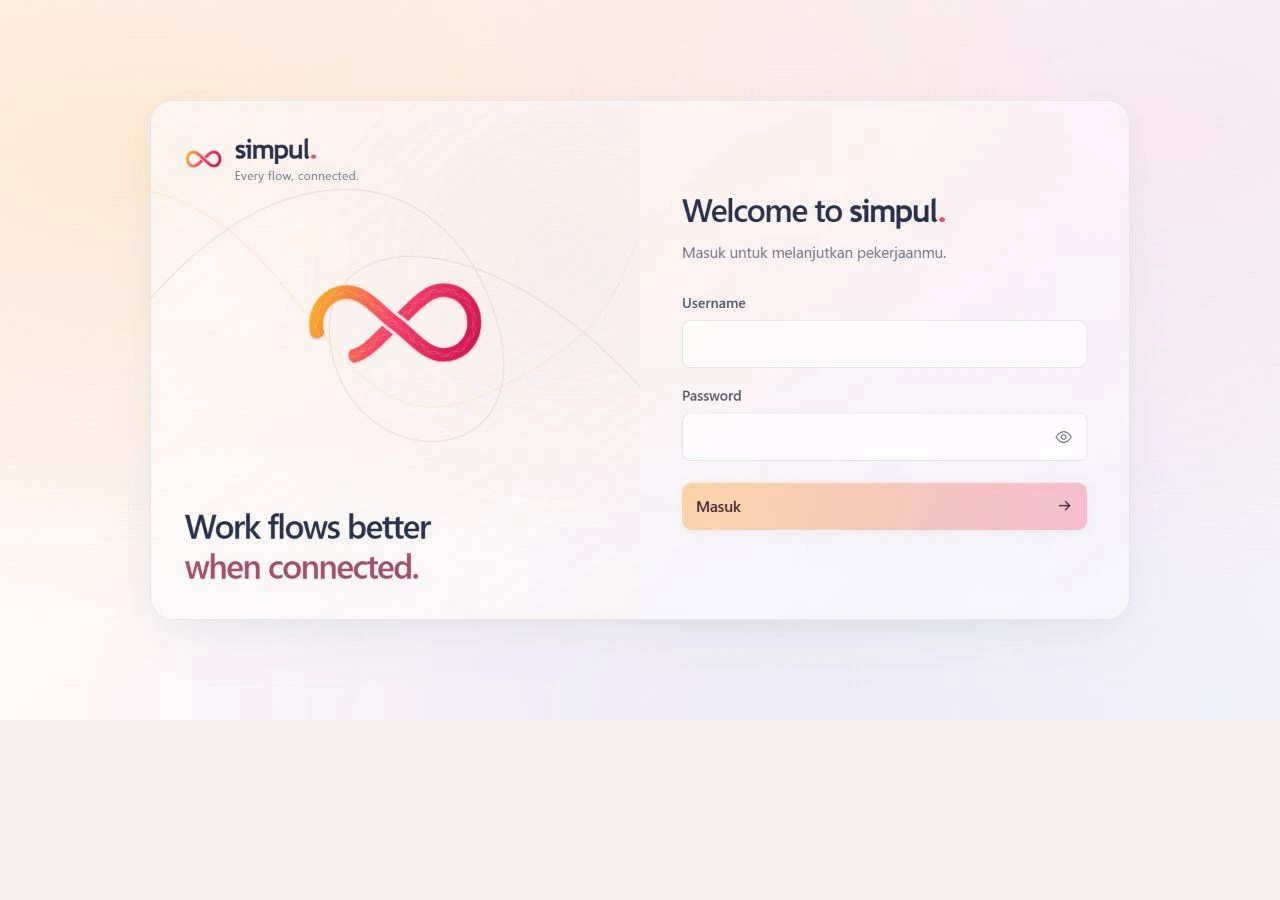
<file: showcase/index.html>
<!doctype html><html lang="en"><head><meta charset="utf-8"><meta name="viewport" content="width=1280,height=720"><title>simpul — source UI film</title><script src="vendor/gsap.min.js"></script><style>*{box-sizing:border-box;margin:0}html,body{width:1280px;height:720px;overflow:hidden;background:#f7eef0}#root{position:relative;width:1280px;height:720px;overflow:hidden}.clip{position:absolute;inset:0}.screen{position:absolute;inset:0;opacity:0;visibility:hidden;transform-origin:center}#screen1{opacity:1;visibility:visible}.screen img{width:100%;height:100%;display:block;object-fit:contain}.edge{position:absolute;left:0;right:0;bottom:0;height:3px;background:linear-gradient(90deg,#a9bbaa,#e1c6b0);transform-origin:left;opacity:.65}</style></head><body><main id="root" data-composition-id="simpul" data-start="0" data-duration="10" data-width="1280" data-height="720" data-fps="24">
<figure id="clip-1" class="clip" data-start="0" data-duration="10" data-track-index="1"><div id="screen1" class="screen"><img src="screens/simpul-01.webp" alt="Actual zeyniaa/Simpul web interface, captured from the running source, view 1"></div></figure>
<figure id="clip-2" class="clip" data-start="0" data-duration="10" data-track-index="2"><div id="screen2" class="screen"><img src="screens/simpul-02.webp" alt="Actual zeyniaa/Simpul web interface, captured from the running source, view 2"></div></figure>
<figure id="clip-3" class="clip" data-start="0" data-duration="10" data-track-index="3"><div id="screen3" class="screen"><img src="screens/simpul-03.webp" alt="Actual zeyniaa/Simpul web interface, captured from the running source, view 3"></div></figure>
<div id="clip-4" class="clip" data-start="0" data-duration="10" data-track-index="4"><div id="progress" class="edge"></div></div></main><script>
const timeline=gsap.timeline({paused:true});
timeline.set('#screen1',{autoAlpha:1,scale:.985,x:0},0).set('#screen2,#screen3',{autoAlpha:0},0);
timeline.to('#screen1',{scale:1,duration:3.2,ease:'sine.out'},0);
timeline.to('#screen1',{autoAlpha:0,x:-20,duration:.55,ease:'power2.inOut'},3.15);
timeline.fromTo('#screen2',{autoAlpha:0,x:24,scale:.985},{autoAlpha:1,x:0,scale:1,duration:.7,ease:'power3.out'},3.15);
timeline.to('#screen2',{autoAlpha:0,y:-12,duration:.55,ease:'power2.inOut'},6.5);
timeline.fromTo('#screen3',{autoAlpha:0,y:18,scale:.985},{autoAlpha:1,y:0,scale:1,duration:.7,ease:'power3.out'},6.5);
timeline.fromTo('#progress',{scaleX:0},{scaleX:1,duration:10,ease:'none'},0);
window.__timelines=window.__timelines||{};window.__timelines["simpul"]=timeline;
timeline.seek(0);
</script></body></html>
</file>
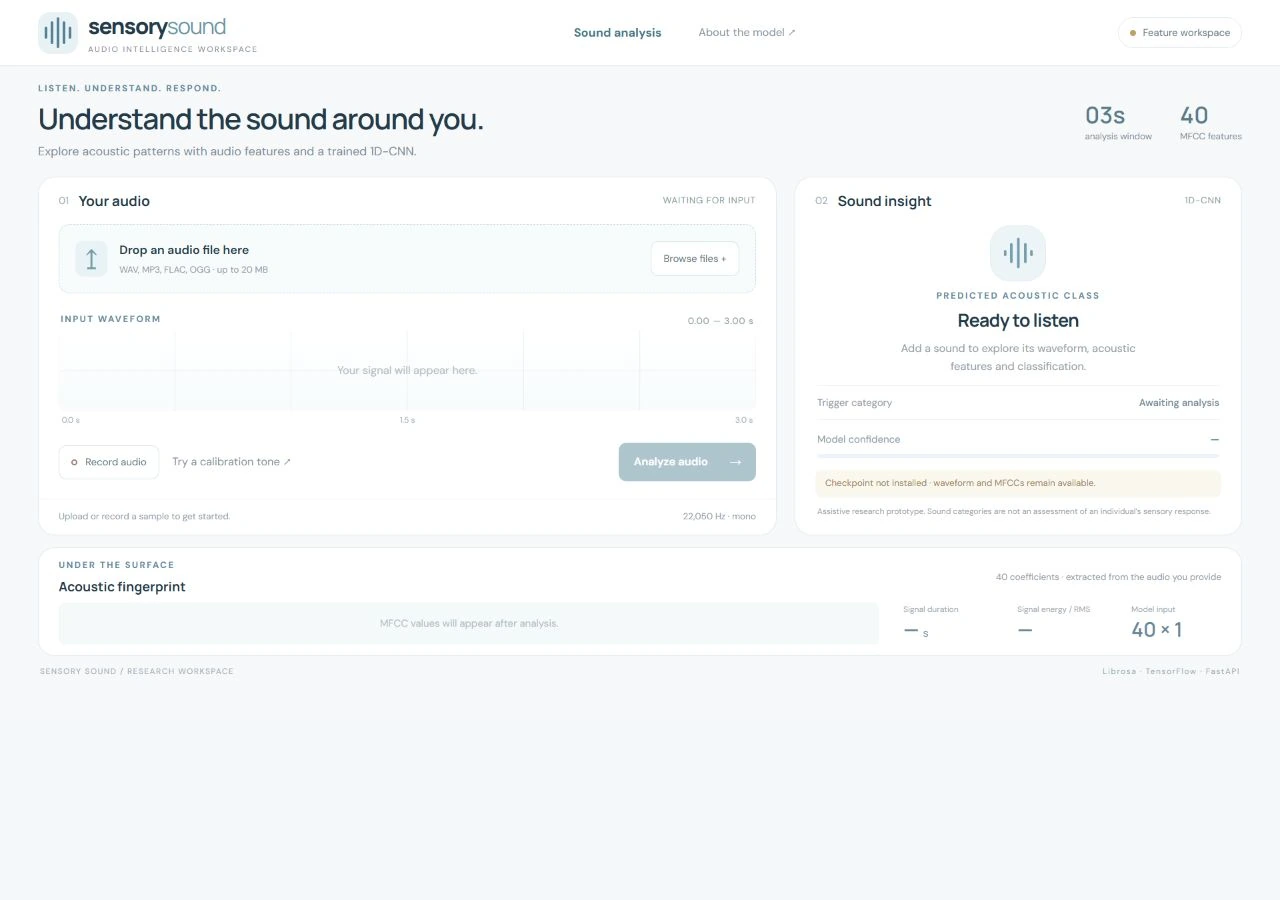
<file: showcase/compositions/autism.html>
<!doctype html><html lang="en"><head><meta charset="utf-8"><meta name="viewport" content="width=1280,height=720"><title>autism — source UI film</title><script src="../vendor/gsap.min.js"></script><style>*{box-sizing:border-box;margin:0}html,body{width:1280px;height:720px;overflow:hidden;background:#f4f8fa}#root{position:relative;width:1280px;height:720px;overflow:hidden}.clip{position:absolute;inset:0}.screen{position:absolute;inset:0;opacity:0;visibility:hidden;transform-origin:center}#screen1{opacity:1;visibility:visible}.screen img{width:100%;height:100%;display:block;object-fit:contain}.edge{position:absolute;left:0;right:0;bottom:0;height:3px;background:linear-gradient(90deg,#a9bbaa,#e1c6b0);transform-origin:left;opacity:.65}</style></head><body><main id="root" data-composition-id="autism" data-start="0" data-duration="10" data-width="1280" data-height="720" data-fps="24">
<figure id="clip-1" class="clip" data-start="0" data-duration="10" data-track-index="1"><div id="screen1" class="screen"><img src="../screens/autism-01.webp" alt="Actual zeyniaa/Autism-Meltdown-Detector web interface, captured from the running source, view 1"></div></figure>
<figure id="clip-2" class="clip" data-start="0" data-duration="10" data-track-index="2"><div id="screen2" class="screen"><img src="../screens/autism-02.webp" alt="Actual zeyniaa/Autism-Meltdown-Detector web interface, captured from the running source, view 2"></div></figure>
<figure id="clip-3" class="clip" data-start="0" data-duration="10" data-track-index="3"><div id="screen3" class="screen"><img src="../screens/autism-03.webp" alt="Actual zeyniaa/Autism-Meltdown-Detector web interface, captured from the running source, view 3"></div></figure>
<div id="clip-4" class="clip" data-start="0" data-duration="10" data-track-index="4"><div id="progress" class="edge"></div></div></main><script>
const timeline=gsap.timeline({paused:true});
timeline.set('#screen1',{autoAlpha:1,scale:.985,x:0},0).set('#screen2,#screen3',{autoAlpha:0},0);
timeline.to('#screen1',{scale:1,duration:3.2,ease:'sine.out'},0);
timeline.to('#screen1',{autoAlpha:0,x:-20,duration:.55,ease:'power2.inOut'},3.15);
timeline.fromTo('#screen2',{autoAlpha:0,x:24,scale:.985},{autoAlpha:1,x:0,scale:1,duration:.7,ease:'power3.out'},3.15);
timeline.to('#screen2',{autoAlpha:0,y:-12,duration:.55,ease:'power2.inOut'},6.5);
timeline.fromTo('#screen3',{autoAlpha:0,y:18,scale:.985},{autoAlpha:1,y:0,scale:1,duration:.7,ease:'power3.out'},6.5);
timeline.fromTo('#progress',{scaleX:0},{scaleX:1,duration:10,ease:'none'},0);
window.__timelines=window.__timelines||{};window.__timelines["autism"]=timeline;
timeline.seek(0);
</script></body></html>
</file>
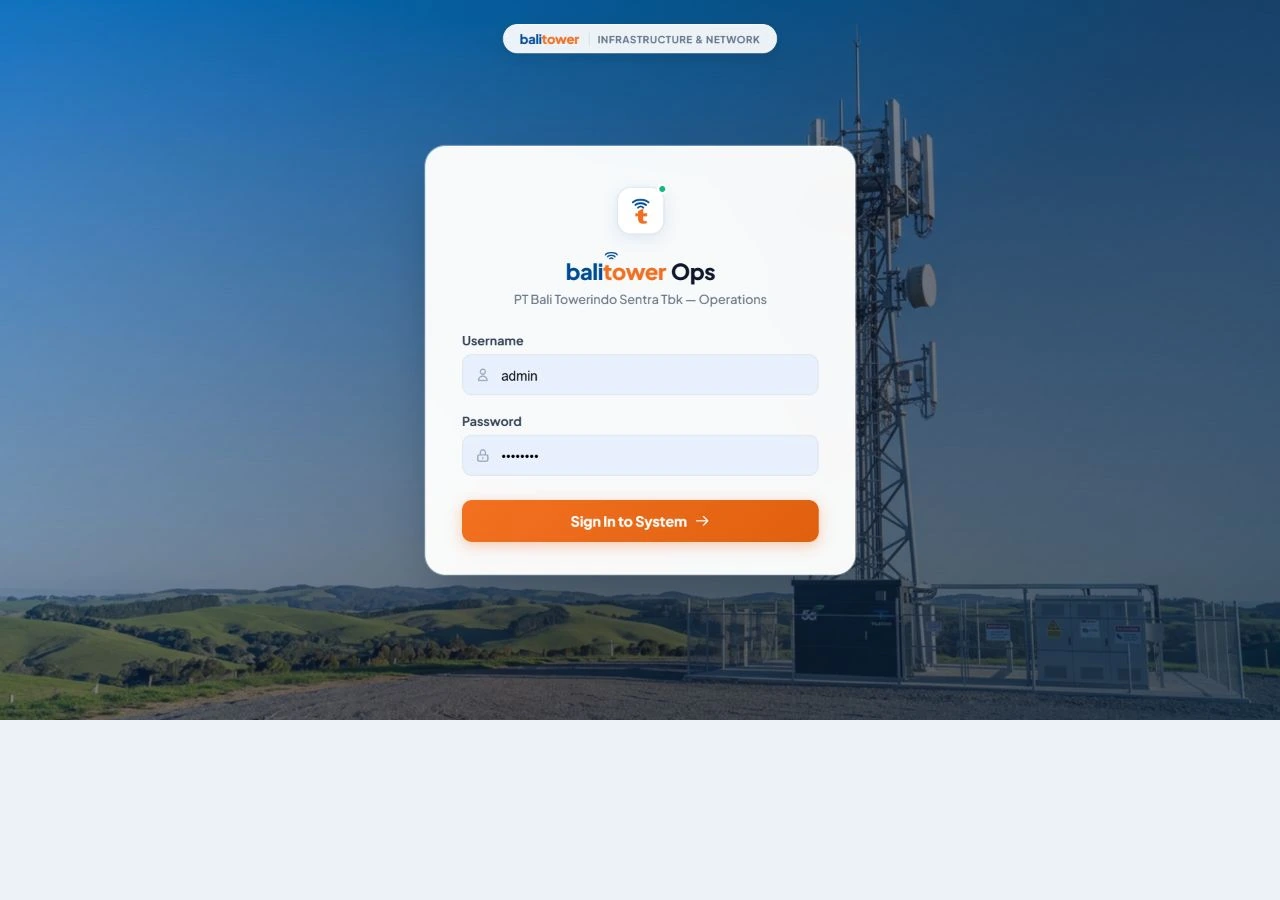
<file: showcase/compositions/bali.html>
<!doctype html><html lang="en"><head><meta charset="utf-8"><meta name="viewport" content="width=1280,height=720"><title>bali — source UI film</title><script src="../vendor/gsap.min.js"></script><style>*{box-sizing:border-box;margin:0}html,body{width:1280px;height:720px;overflow:hidden;background:#edf2f7}#root{position:relative;width:1280px;height:720px;overflow:hidden}.clip{position:absolute;inset:0}.screen{position:absolute;inset:0;opacity:0;visibility:hidden;transform-origin:center}#screen1{opacity:1;visibility:visible}.screen img{width:100%;height:100%;display:block;object-fit:contain}.edge{position:absolute;left:0;right:0;bottom:0;height:3px;background:linear-gradient(90deg,#a9bbaa,#e1c6b0);transform-origin:left;opacity:.65}</style></head><body><main id="root" data-composition-id="bali" data-start="0" data-duration="10" data-width="1280" data-height="720" data-fps="24">
<figure id="clip-1" class="clip" data-start="0" data-duration="10" data-track-index="1"><div id="screen1" class="screen"><img src="../screens/bali-01.webp" alt="Actual daffaarigoh/BaliTowerOps web interface, captured from the running source, view 1"></div></figure>
<figure id="clip-2" class="clip" data-start="0" data-duration="10" data-track-index="2"><div id="screen2" class="screen"><img src="../screens/bali-02.webp" alt="Actual daffaarigoh/BaliTowerOps web interface, captured from the running source, view 2"></div></figure>
<figure id="clip-3" class="clip" data-start="0" data-duration="10" data-track-index="3"><div id="screen3" class="screen"><img src="../screens/bali-03.webp" alt="Actual daffaarigoh/BaliTowerOps web interface, captured from the running source, view 3"></div></figure>
<div id="clip-4" class="clip" data-start="0" data-duration="10" data-track-index="4"><div id="progress" class="edge"></div></div></main><script>
const timeline=gsap.timeline({paused:true});
timeline.set('#screen1',{autoAlpha:1,scale:.985,x:0},0).set('#screen2,#screen3',{autoAlpha:0},0);
timeline.to('#screen1',{scale:1,duration:3.2,ease:'sine.out'},0);
timeline.to('#screen1',{autoAlpha:0,x:-20,duration:.55,ease:'power2.inOut'},3.15);
timeline.fromTo('#screen2',{autoAlpha:0,x:24,scale:.985},{autoAlpha:1,x:0,scale:1,duration:.7,ease:'power3.out'},3.15);
timeline.to('#screen2',{autoAlpha:0,y:-12,duration:.55,ease:'power2.inOut'},6.5);
timeline.fromTo('#screen3',{autoAlpha:0,y:18,scale:.985},{autoAlpha:1,y:0,scale:1,duration:.7,ease:'power3.out'},6.5);
timeline.fromTo('#progress',{scaleX:0},{scaleX:1,duration:10,ease:'none'},0);
window.__timelines=window.__timelines||{};window.__timelines["bali"]=timeline;
timeline.seek(0);
</script></body></html>
</file>
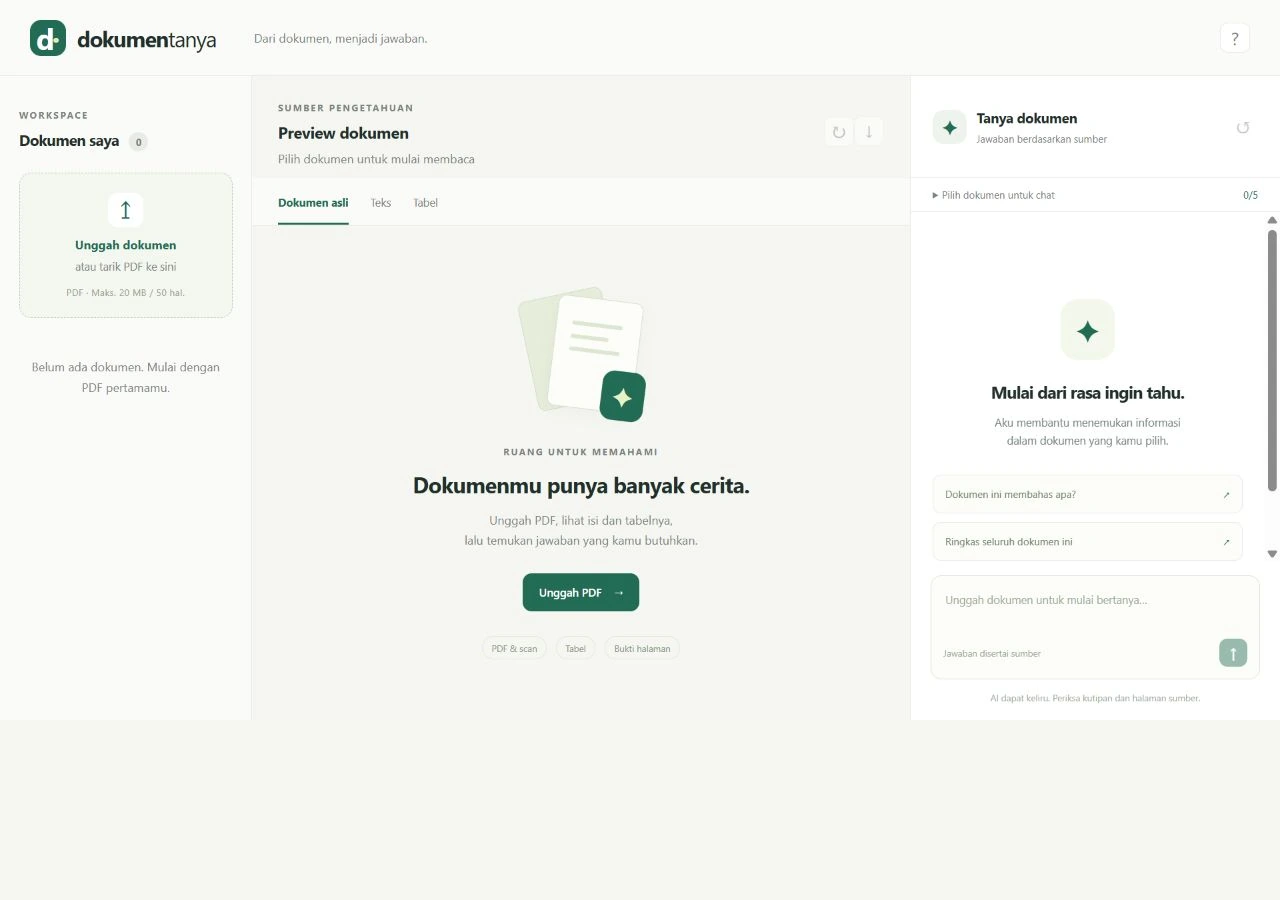
<file: showcase/compositions/dokumen.html>
<!doctype html><html lang="en"><head><meta charset="utf-8"><meta name="viewport" content="width=1280,height=720"><title>dokumen — source UI film</title><script src="../vendor/gsap.min.js"></script><style>*{box-sizing:border-box;margin:0}html,body{width:1280px;height:720px;overflow:hidden;background:#f6f7f1}#root{position:relative;width:1280px;height:720px;overflow:hidden}.clip{position:absolute;inset:0}.screen{position:absolute;inset:0;opacity:0;visibility:hidden;transform-origin:center}#screen1{opacity:1;visibility:visible}.screen img{width:100%;height:100%;display:block;object-fit:contain}.edge{position:absolute;left:0;right:0;bottom:0;height:3px;background:linear-gradient(90deg,#a9bbaa,#e1c6b0);transform-origin:left;opacity:.65}</style></head><body><main id="root" data-composition-id="dokumen" data-start="0" data-duration="10" data-width="1280" data-height="720" data-fps="24">
<figure id="clip-1" class="clip" data-start="0" data-duration="10" data-track-index="1"><div id="screen1" class="screen"><img src="../screens/dokumen-01.webp" alt="Actual zeyniaa/DokumenTanya web interface, captured from the running source, view 1"></div></figure>
<figure id="clip-2" class="clip" data-start="0" data-duration="10" data-track-index="2"><div id="screen2" class="screen"><img src="../screens/dokumen-02.webp" alt="Actual zeyniaa/DokumenTanya web interface, captured from the running source, view 2"></div></figure>
<figure id="clip-3" class="clip" data-start="0" data-duration="10" data-track-index="3"><div id="screen3" class="screen"><img src="../screens/dokumen-03.webp" alt="Actual zeyniaa/DokumenTanya web interface, captured from the running source, view 3"></div></figure>
<div id="clip-4" class="clip" data-start="0" data-duration="10" data-track-index="4"><div id="progress" class="edge"></div></div></main><script>
const timeline=gsap.timeline({paused:true});
timeline.set('#screen1',{autoAlpha:1,scale:.985,x:0},0).set('#screen2,#screen3',{autoAlpha:0},0);
timeline.to('#screen1',{scale:1,duration:3.2,ease:'sine.out'},0);
timeline.to('#screen1',{autoAlpha:0,x:-20,duration:.55,ease:'power2.inOut'},3.15);
timeline.fromTo('#screen2',{autoAlpha:0,x:24,scale:.985},{autoAlpha:1,x:0,scale:1,duration:.7,ease:'power3.out'},3.15);
timeline.to('#screen2',{autoAlpha:0,y:-12,duration:.55,ease:'power2.inOut'},6.5);
timeline.fromTo('#screen3',{autoAlpha:0,y:18,scale:.985},{autoAlpha:1,y:0,scale:1,duration:.7,ease:'power3.out'},6.5);
timeline.fromTo('#progress',{scaleX:0},{scaleX:1,duration:10,ease:'none'},0);
window.__timelines=window.__timelines||{};window.__timelines["dokumen"]=timeline;
timeline.seek(0);
</script></body></html>
</file>
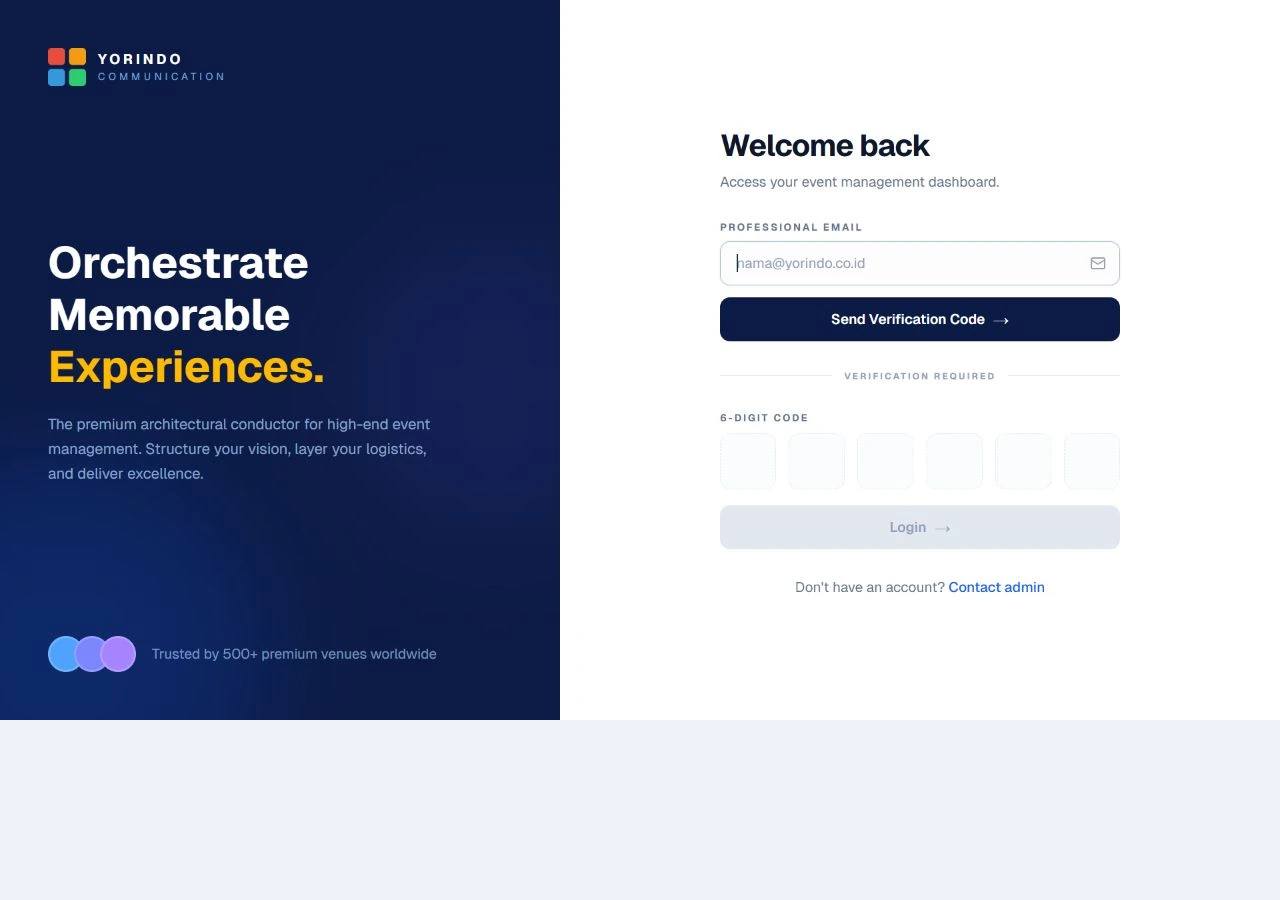
<file: showcase/compositions/kada.html>
<!doctype html><html lang="en"><head><meta charset="utf-8"><meta name="viewport" content="width=1280,height=720"><title>kada — source UI film</title><script src="../vendor/gsap.min.js"></script><style>*{box-sizing:border-box;margin:0}html,body{width:1280px;height:720px;overflow:hidden;background:#eef3fa}#root{position:relative;width:1280px;height:720px;overflow:hidden}.clip{position:absolute;inset:0}.screen{position:absolute;inset:0;opacity:0;visibility:hidden;transform-origin:center}#screen1{opacity:1;visibility:visible}.screen img{width:100%;height:100%;display:block;object-fit:contain}.edge{position:absolute;left:0;right:0;bottom:0;height:3px;background:linear-gradient(90deg,#a9bbaa,#e1c6b0);transform-origin:left;opacity:.65}</style></head><body><main id="root" data-composition-id="kada" data-start="0" data-duration="10" data-width="1280" data-height="720" data-fps="24">
<figure id="clip-1" class="clip" data-start="0" data-duration="10" data-track-index="1"><div id="screen1" class="screen"><img src="../screens/kada-01.webp" alt="Actual zeyniaa/Event-Intelligence-Platform web interface, captured from the running source, view 1"></div></figure>
<figure id="clip-2" class="clip" data-start="0" data-duration="10" data-track-index="2"><div id="screen2" class="screen"><img src="../screens/kada-02.webp" alt="Actual zeyniaa/Event-Intelligence-Platform web interface, captured from the running source, view 2"></div></figure>
<figure id="clip-3" class="clip" data-start="0" data-duration="10" data-track-index="3"><div id="screen3" class="screen"><img src="../screens/kada-03.webp" alt="Actual zeyniaa/Event-Intelligence-Platform web interface, captured from the running source, view 3"></div></figure>
<div id="clip-4" class="clip" data-start="0" data-duration="10" data-track-index="4"><div id="progress" class="edge"></div></div></main><script>
const timeline=gsap.timeline({paused:true});
timeline.set('#screen1',{autoAlpha:1,scale:.985,x:0},0).set('#screen2,#screen3',{autoAlpha:0},0);
timeline.to('#screen1',{scale:1,duration:3.2,ease:'sine.out'},0);
timeline.to('#screen1',{autoAlpha:0,x:-20,duration:.55,ease:'power2.inOut'},3.15);
timeline.fromTo('#screen2',{autoAlpha:0,x:24,scale:.985},{autoAlpha:1,x:0,scale:1,duration:.7,ease:'power3.out'},3.15);
timeline.to('#screen2',{autoAlpha:0,y:-12,duration:.55,ease:'power2.inOut'},6.5);
timeline.fromTo('#screen3',{autoAlpha:0,y:18,scale:.985},{autoAlpha:1,y:0,scale:1,duration:.7,ease:'power3.out'},6.5);
timeline.fromTo('#progress',{scaleX:0},{scaleX:1,duration:10,ease:'none'},0);
window.__timelines=window.__timelines||{};window.__timelines["kada"]=timeline;
timeline.seek(0);
</script></body></html>
</file>
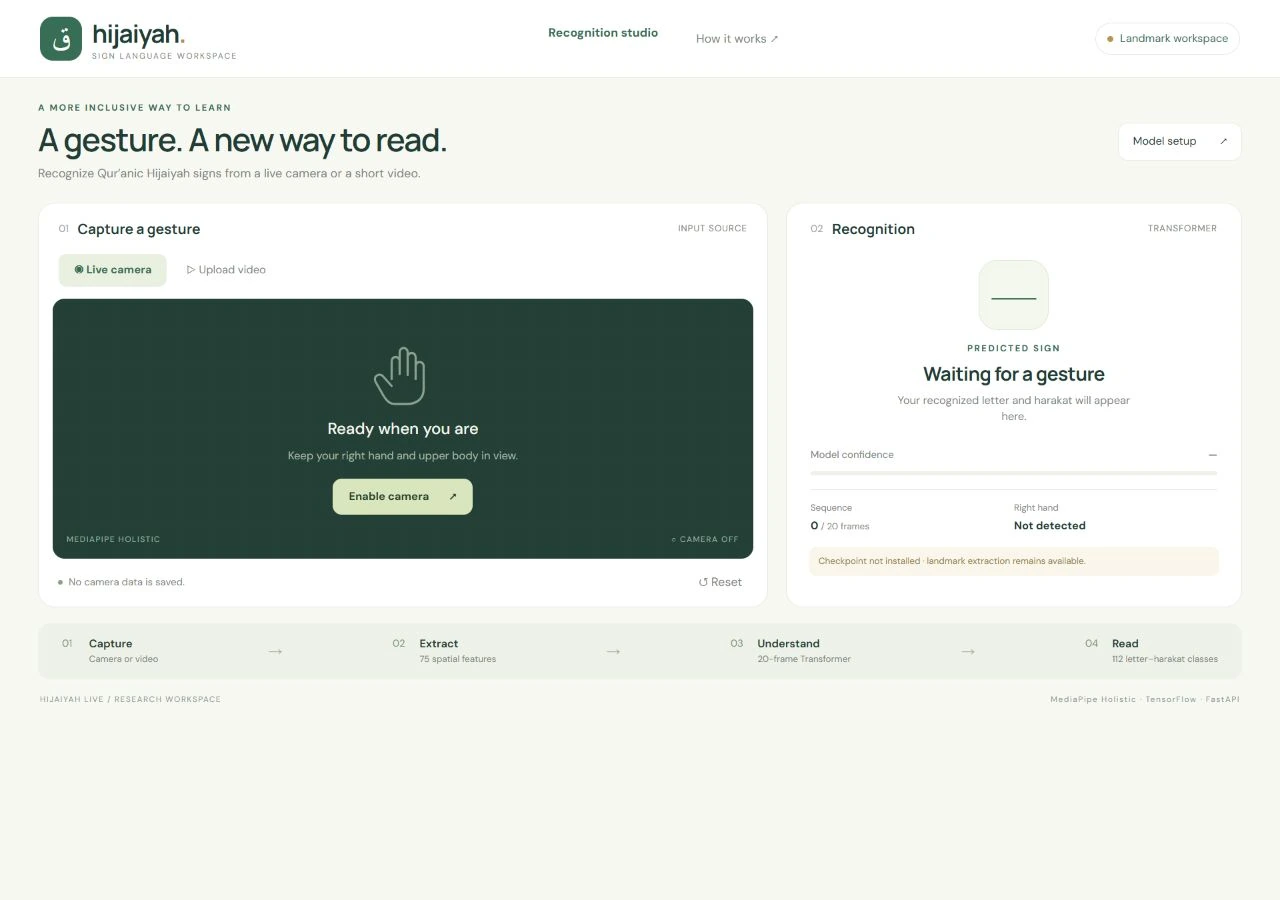
<file: showcase/compositions/sign.html>
<!doctype html><html lang="en"><head><meta charset="utf-8"><meta name="viewport" content="width=1280,height=720"><title>sign — source UI film</title><script src="../vendor/gsap.min.js"></script><style>*{box-sizing:border-box;margin:0}html,body{width:1280px;height:720px;overflow:hidden;background:#f6f8f0}#root{position:relative;width:1280px;height:720px;overflow:hidden}.clip{position:absolute;inset:0}.screen{position:absolute;inset:0;opacity:0;visibility:hidden;transform-origin:center}#screen1{opacity:1;visibility:visible}.screen img{width:100%;height:100%;display:block;object-fit:contain}.edge{position:absolute;left:0;right:0;bottom:0;height:3px;background:linear-gradient(90deg,#a9bbaa,#e1c6b0);transform-origin:left;opacity:.65}</style></head><body><main id="root" data-composition-id="sign" data-start="0" data-duration="10" data-width="1280" data-height="720" data-fps="24">
<figure id="clip-1" class="clip" data-start="0" data-duration="10" data-track-index="1"><div id="screen1" class="screen"><img src="../screens/sign-01.webp" alt="Actual zeyniaa/Hijaiyah-Sign-Language-Recognition web interface, captured from the running source, view 1"></div></figure>
<figure id="clip-2" class="clip" data-start="0" data-duration="10" data-track-index="2"><div id="screen2" class="screen"><img src="../screens/sign-02.webp" alt="Actual zeyniaa/Hijaiyah-Sign-Language-Recognition web interface, captured from the running source, view 2"></div></figure>
<figure id="clip-3" class="clip" data-start="0" data-duration="10" data-track-index="3"><div id="screen3" class="screen"><img src="../screens/sign-03.webp" alt="Actual zeyniaa/Hijaiyah-Sign-Language-Recognition web interface, captured from the running source, view 3"></div></figure>
<div id="clip-4" class="clip" data-start="0" data-duration="10" data-track-index="4"><div id="progress" class="edge"></div></div></main><script>
const timeline=gsap.timeline({paused:true});
timeline.set('#screen1',{autoAlpha:1,scale:.985,x:0},0).set('#screen2,#screen3',{autoAlpha:0},0);
timeline.to('#screen1',{scale:1,duration:3.2,ease:'sine.out'},0);
timeline.to('#screen1',{autoAlpha:0,x:-20,duration:.55,ease:'power2.inOut'},3.15);
timeline.fromTo('#screen2',{autoAlpha:0,x:24,scale:.985},{autoAlpha:1,x:0,scale:1,duration:.7,ease:'power3.out'},3.15);
timeline.to('#screen2',{autoAlpha:0,y:-12,duration:.55,ease:'power2.inOut'},6.5);
timeline.fromTo('#screen3',{autoAlpha:0,y:18,scale:.985},{autoAlpha:1,y:0,scale:1,duration:.7,ease:'power3.out'},6.5);
timeline.fromTo('#progress',{scaleX:0},{scaleX:1,duration:10,ease:'none'},0);
window.__timelines=window.__timelines||{};window.__timelines["sign"]=timeline;
timeline.seek(0);
</script></body></html>
</file>
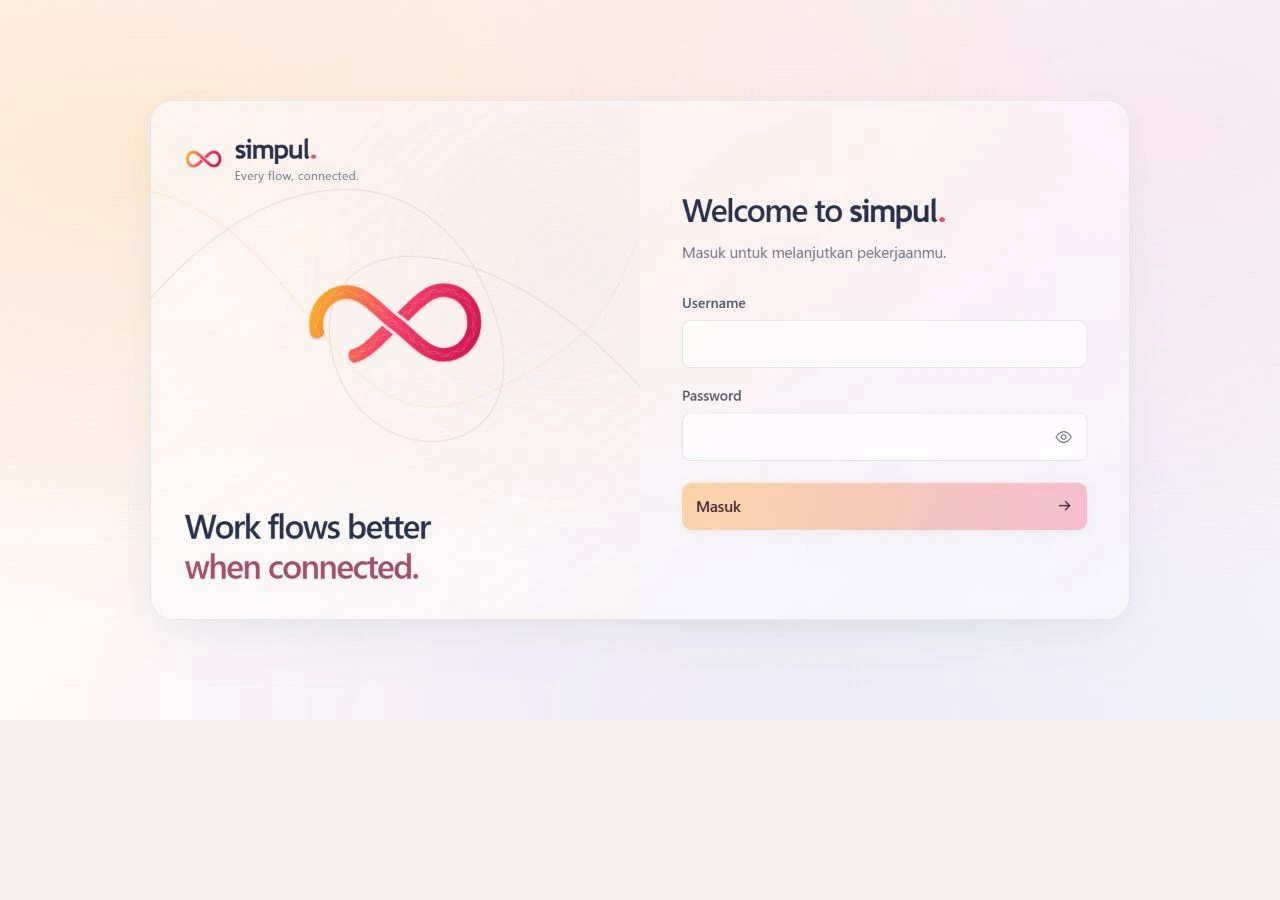
<file: showcase/compositions/simpul.html>
<!doctype html><html lang="en"><head><meta charset="utf-8"><meta name="viewport" content="width=1280,height=720"><title>simpul — source UI film</title><script src="../vendor/gsap.min.js"></script><style>*{box-sizing:border-box;margin:0}html,body{width:1280px;height:720px;overflow:hidden;background:#f7eef0}#root{position:relative;width:1280px;height:720px;overflow:hidden}.clip{position:absolute;inset:0}.screen{position:absolute;inset:0;opacity:0;visibility:hidden;transform-origin:center}#screen1{opacity:1;visibility:visible}.screen img{width:100%;height:100%;display:block;object-fit:contain}.edge{position:absolute;left:0;right:0;bottom:0;height:3px;background:linear-gradient(90deg,#a9bbaa,#e1c6b0);transform-origin:left;opacity:.65}</style></head><body><main id="root" data-composition-id="simpul" data-start="0" data-duration="10" data-width="1280" data-height="720" data-fps="24">
<figure id="clip-1" class="clip" data-start="0" data-duration="10" data-track-index="1"><div id="screen1" class="screen"><img src="../screens/simpul-01.webp" alt="Actual zeyniaa/Simpul web interface, captured from the running source, view 1"></div></figure>
<figure id="clip-2" class="clip" data-start="0" data-duration="10" data-track-index="2"><div id="screen2" class="screen"><img src="../screens/simpul-02.webp" alt="Actual zeyniaa/Simpul web interface, captured from the running source, view 2"></div></figure>
<figure id="clip-3" class="clip" data-start="0" data-duration="10" data-track-index="3"><div id="screen3" class="screen"><img src="../screens/simpul-03.webp" alt="Actual zeyniaa/Simpul web interface, captured from the running source, view 3"></div></figure>
<div id="clip-4" class="clip" data-start="0" data-duration="10" data-track-index="4"><div id="progress" class="edge"></div></div></main><script>
const timeline=gsap.timeline({paused:true});
timeline.set('#screen1',{autoAlpha:1,scale:.985,x:0},0).set('#screen2,#screen3',{autoAlpha:0},0);
timeline.to('#screen1',{scale:1,duration:3.2,ease:'sine.out'},0);
timeline.to('#screen1',{autoAlpha:0,x:-20,duration:.55,ease:'power2.inOut'},3.15);
timeline.fromTo('#screen2',{autoAlpha:0,x:24,scale:.985},{autoAlpha:1,x:0,scale:1,duration:.7,ease:'power3.out'},3.15);
timeline.to('#screen2',{autoAlpha:0,y:-12,duration:.55,ease:'power2.inOut'},6.5);
timeline.fromTo('#screen3',{autoAlpha:0,y:18,scale:.985},{autoAlpha:1,y:0,scale:1,duration:.7,ease:'power3.out'},6.5);
timeline.fromTo('#progress',{scaleX:0},{scaleX:1,duration:10,ease:'none'},0);
window.__timelines=window.__timelines||{};window.__timelines["simpul"]=timeline;
timeline.seek(0);
</script></body></html>
</file>
